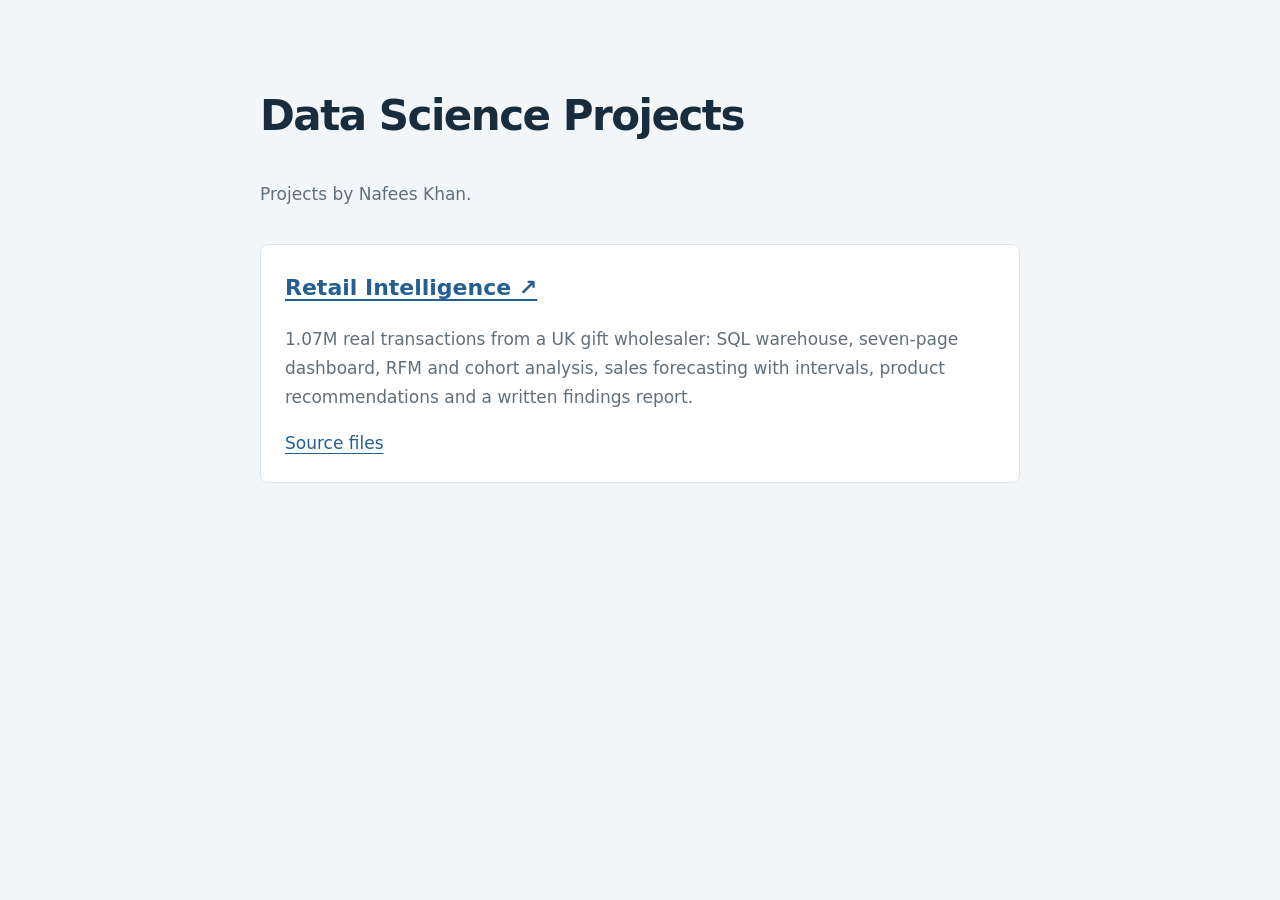
<file: index.html>
<!doctype html>
<html lang="en">
<head>
  <meta charset="utf-8">
  <meta name="viewport" content="width=device-width, initial-scale=1">
  <title>Data Science Projects</title>
  <style>
    body { max-width: 760px; margin: 80px auto; padding: 0 24px; color: #172c3d; background: #f3f6f8; font: 17px/1.7 system-ui, sans-serif; }
    h1 { font-size: 42px; letter-spacing: -1.5px; }
    a { color: #255f92; text-underline-offset: 4px; }
    article { background: white; border: 1px solid #dce3e8; border-radius: 8px; padding: 24px; margin: 36px 0; }
    h2 { margin-top: 0; font-size: 22px; }
    p { color: #5f707c; }
  </style>
</head>
<body>
  <h1>Data Science Projects</h1>
  <p>Projects by Nafees Khan.</p>
  <article>
    <h2><a href="retail-intelligence/">Retail Intelligence ↗</a></h2>
    <p>1.07M real transactions from a UK gift wholesaler: SQL warehouse, seven-page dashboard, RFM and cohort analysis, sales forecasting with intervals, product recommendations and a written findings report.</p>
    <a href="https://github.com/altz211/data-science/tree/main/retail-intelligence">Source files</a>
  </article>
</body>
</html>
</file>
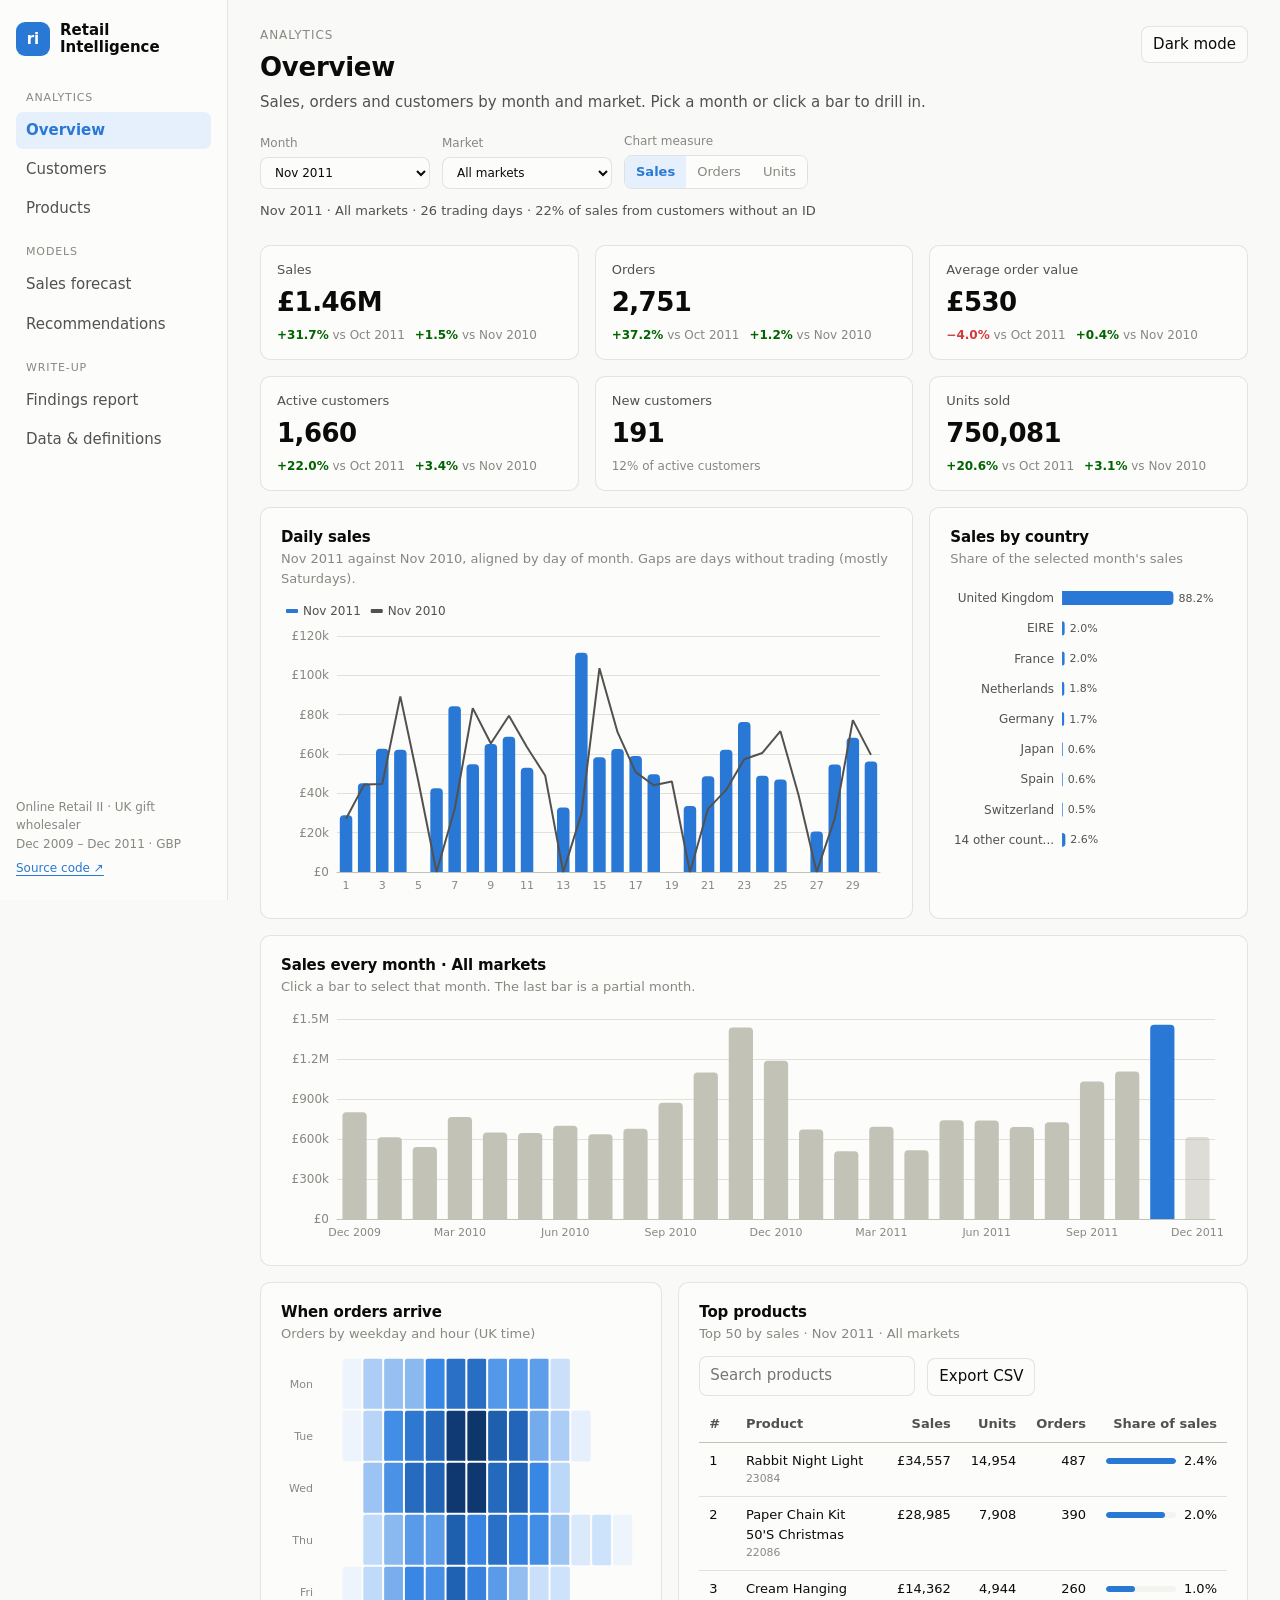
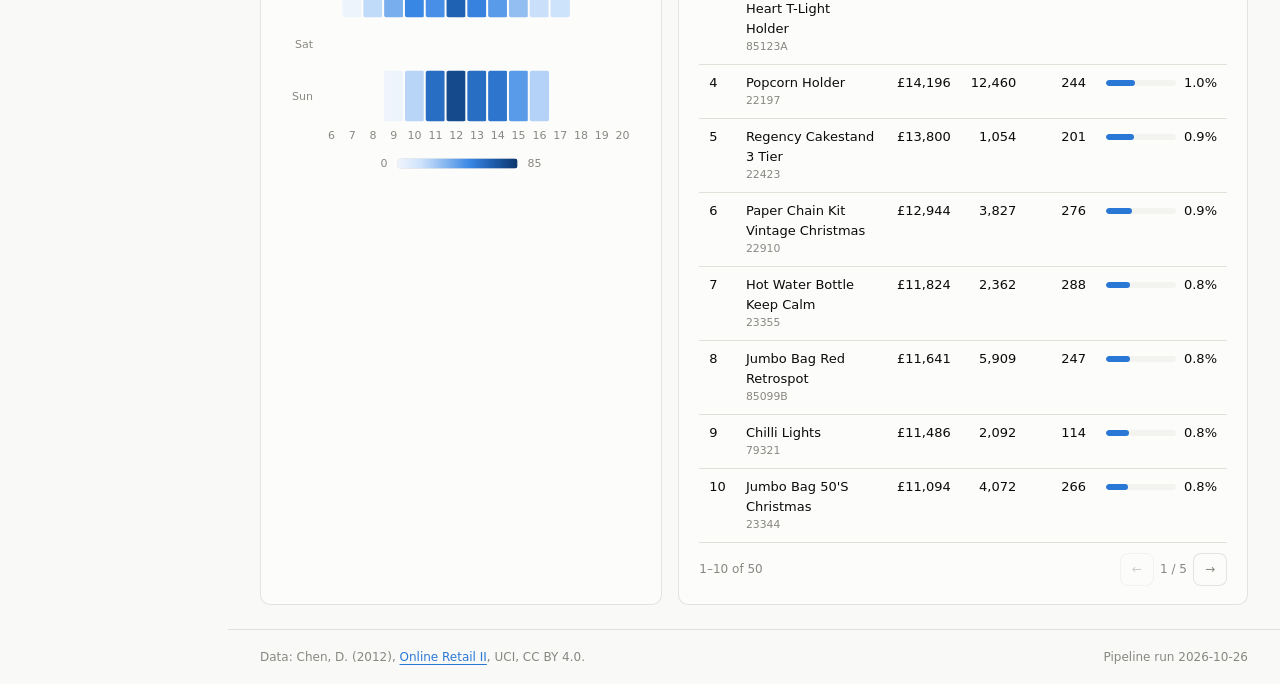
<file: retail-intelligence/web/index.html>
<!doctype html>
<html lang="en">
<head>
  <meta charset="utf-8">
  <meta name="viewport" content="width=device-width, initial-scale=1">
  <title>Retail Intelligence</title>
  <meta name="description" content="Sales, customer, product, forecasting and recommendation analytics for a UK online gift wholesaler, built from 1.07 million real transactions.">
  <link rel="stylesheet" href="assets/style.css">
  <script src="assets/vendor/echarts.min.js" defer></script>
  <script type="module" src="assets/js/main.js"></script>
</head>
<body>
  <a class="skip" href="#main">Skip to content</a>

  <aside class="sidebar">
    <a class="brand" href="#overview">
      <span class="brand-mark" aria-hidden="true">ri</span>
      <span>Retail<br>Intelligence</span>
    </a>
    <nav aria-label="Dashboard pages">
      <p class="nav-label">Analytics</p>
      <a href="#overview" data-page="overview">Overview</a>
      <a href="#customers" data-page="customers">Customers</a>
      <a href="#products" data-page="products">Products</a>
      <p class="nav-label">Models</p>
      <a href="#forecast" data-page="forecast">Sales forecast</a>
      <a href="#recommendations" data-page="recommendations">Recommendations</a>
      <p class="nav-label">Write-up</p>
      <a href="#report" data-page="report">Findings report</a>
      <a href="#data" data-page="data">Data &amp; definitions</a>
    </nav>
    <div class="sidebar-foot">
      <p>Online Retail II · UK gift wholesaler<br>Dec 2009 – Dec 2011 · GBP</p>
      <a href="https://github.com/altz211/data-science/tree/main/retail-intelligence">Source code ↗</a>
    </div>
  </aside>

  <div class="shell">
    <header class="topbar">
      <div>
        <p class="eyebrow" id="eyebrow">Analytics</p>
        <h1 id="title">Overview</h1>
        <p class="subtitle" id="subtitle"></p>
      </div>
      <button class="ghost" id="theme" type="button">Dark mode</button>
    </header>

    <main id="main" tabindex="-1">
      <div id="page" aria-live="polite"><p class="loading">Loading…</p></div>
    </main>

    <footer>
      <span>Data: Chen, D. (2012), <a href="https://doi.org/10.24432/C5CG6D">Online Retail II</a>, UCI, CC BY 4.0.</span>
      <span id="generated"></span>
    </footer>
  </div>
  <noscript>This dashboard needs JavaScript. The written findings are in docs/report.md.</noscript>
</body>
</html>
</file>
<file: retail-intelligence/web/assets/style.css>
/* Retail Intelligence dashboard.
   Colours are roles, defined once for light and once for dark. Charts read the
   same variables (see js/charts.js), so the theme switch recolours everything. */

:root {
  color-scheme: light;
  --page: #f9f9f7;
  --surface: #fcfcfb;
  --surface-2: #f3f3f0;
  --ink: #0b0b0b;
  --ink-2: #52514e;
  --muted: #898781;
  --grid: #e1e0d9;
  --axis: #c3c2b7;
  --border: rgba(11, 11, 11, 0.1);
  --accent: #2a78d6;
  --accent-soft: #e6f0fc;
  --good: #006300;
  --bad: #d03b3b;
  --s1: #2a78d6; --s2: #eb6834; --s3: #1baf7a; --s4: #eda100;
  --s5: #e87ba4; --s6: #008300; --s7: #6250d6; --s8: #e34948;
  --seq-0: #f0f5fc; --seq-1: #cde2fb; --seq-2: #86b6ef; --seq-3: #3987e5; --seq-4: #1c5cab; --seq-5: #0d366b;
  --neutral: #c3c2b7;
  --radius: 10px;
  font: 15px/1.55 system-ui, -apple-system, "Segoe UI", sans-serif;
}

@media (prefers-color-scheme: dark) {
  :root:not([data-theme="light"]) {
    color-scheme: dark;
    --page: #0d0d0d; --surface: #1a1a19; --surface-2: #232321;
    --ink: #f0efec; --ink-2: #c3c2b7; --muted: #898781;
    --grid: #2c2c2a; --axis: #383835; --border: rgba(255, 255, 255, 0.1);
    --accent: #3987e5; --accent-soft: #1d2a3b; --good: #0ca30c; --bad: #e66767;
    --s1: #3987e5; --s2: #d95926; --s3: #199e70; --s4: #c98500;
    --s5: #d55181; --s6: #008300; --s7: #9085e9; --s8: #e66767;
    --seq-0: #1f2530; --seq-1: #184f95; --seq-2: #256abf; --seq-3: #3987e5; --seq-4: #86b6ef; --seq-5: #cde2fb;
    --neutral: #4a4a46;
  }
}
:root[data-theme="dark"] {
  color-scheme: dark;
  --page: #0d0d0d; --surface: #1a1a19; --surface-2: #232321;
  --ink: #f0efec; --ink-2: #c3c2b7; --muted: #898781;
  --grid: #2c2c2a; --axis: #383835; --border: rgba(255, 255, 255, 0.1);
  --accent: #3987e5; --accent-soft: #1d2a3b; --good: #0ca30c; --bad: #e66767;
  --s1: #3987e5; --s2: #d95926; --s3: #199e70; --s4: #c98500;
  --s5: #d55181; --s6: #008300; --s7: #9085e9; --s8: #e66767;
  --seq-0: #1f2530; --seq-1: #184f95; --seq-2: #256abf; --seq-3: #3987e5; --seq-4: #86b6ef; --seq-5: #cde2fb;
  --neutral: #4a4a46;
}

* { box-sizing: border-box; }
body { margin: 0; background: var(--page); color: var(--ink); display: flex; min-height: 100vh; }
a { color: var(--accent); text-underline-offset: 3px; }
h1, h2, h3 { margin: 0; letter-spacing: -0.01em; }
h2 { font-size: 15px; font-weight: 600; }
h3 { font-size: 14px; font-weight: 600; margin: 16px 0 6px; }
p { margin: 0; }
button, select, input { font: inherit; color: inherit; }
.skip { position: absolute; left: -999px; }
.skip:focus { left: 16px; top: 16px; z-index: 10; background: var(--surface); padding: 8px 12px; }

/* ---------- layout */
.sidebar {
  width: 228px; flex: none; position: sticky; top: 0; height: 100vh; overflow-y: auto;
  padding: 22px 16px; border-right: 1px solid var(--border); background: var(--surface);
  display: flex; flex-direction: column; gap: 18px;
}
.brand { display: flex; gap: 10px; align-items: center; color: var(--ink); text-decoration: none; font-weight: 650; line-height: 1.15; }
.brand-mark { width: 34px; height: 34px; border-radius: 9px; display: grid; place-items: center; background: var(--accent); color: #fff; font-weight: 700; }
nav { display: flex; flex-direction: column; gap: 2px; }
.nav-label { font-size: 11px; text-transform: uppercase; letter-spacing: 0.08em; color: var(--muted); margin: 14px 10px 4px; }
nav a { color: var(--ink-2); text-decoration: none; padding: 7px 10px; border-radius: 7px; }
nav a:hover { background: var(--surface-2); color: var(--ink); }
nav a[aria-current="page"] { background: var(--accent-soft); color: var(--accent); font-weight: 600; }
.sidebar-foot { margin-top: auto; font-size: 12px; color: var(--muted); display: grid; gap: 6px; }

.shell { flex: 1; min-width: 0; display: flex; flex-direction: column; }
.topbar { display: flex; justify-content: space-between; align-items: flex-start; gap: 16px; padding: 26px 32px 10px; }
.eyebrow { font-size: 12px; text-transform: uppercase; letter-spacing: 0.08em; color: var(--muted); }
.topbar h1 { font-size: 26px; margin: 2px 0 4px; }
.subtitle { color: var(--ink-2); max-width: 760px; }
main { padding: 8px 32px 24px; outline: none; }
footer { margin-top: auto; padding: 18px 32px; font-size: 12px; color: var(--muted); display: flex; justify-content: space-between; gap: 12px; flex-wrap: wrap; border-top: 1px solid var(--border); }

.grid { display: grid; grid-template-columns: repeat(12, minmax(0, 1fr)); gap: 16px; }
.span-12 { grid-column: span 12; } .span-8 { grid-column: span 8; } .span-7 { grid-column: span 7; }
.span-6 { grid-column: span 6; } .span-5 { grid-column: span 5; } .span-4 { grid-column: span 4; }

.card { background: var(--surface); border: 1px solid var(--border); border-radius: var(--radius); padding: 18px 20px; min-width: 0; }
.card-head { display: flex; justify-content: space-between; align-items: flex-start; gap: 12px; margin-bottom: 10px; flex-wrap: wrap; }
.card-head p, .note { color: var(--muted); font-size: 13px; }
.note { margin-top: 10px; }
.chart { width: 100%; height: 300px; }
.chart.tall { height: 380px; }
.chart.short { height: 240px; }

/* ---------- filters and controls */
.filters { display: flex; flex-wrap: wrap; gap: 12px; align-items: end; margin-bottom: 16px; }
.filters label, .field { display: grid; gap: 4px; font-size: 12px; color: var(--muted); }
select, input[type="search"] {
  background: var(--surface); border: 1px solid var(--border); border-radius: 8px; padding: 7px 10px; min-width: 170px; color: var(--ink);
}
.filters .context { color: var(--ink-2); font-size: 13px; padding-bottom: 8px; }
.ghost, .segmented button, .pager button {
  background: var(--surface); border: 1px solid var(--border); border-radius: 8px; padding: 6px 11px; cursor: pointer;
}
.ghost:hover, .segmented button:hover, .pager button:hover:not(:disabled) { background: var(--surface-2); }
.segmented { display: inline-flex; border: 1px solid var(--border); border-radius: 8px; overflow: hidden; }
.segmented button { border: 0; border-radius: 0; font-size: 13px; }
.segmented button[aria-pressed="true"] { background: var(--accent-soft); color: var(--accent); font-weight: 600; }
button:focus-visible, a:focus-visible, select:focus-visible, input:focus-visible { outline: 2px solid var(--accent); outline-offset: 2px; }

/* ---------- KPI tiles */
.tiles { display: grid; grid-template-columns: repeat(auto-fit, minmax(200px, 1fr)); gap: 16px; margin-bottom: 16px; }
.tile { background: var(--surface); border: 1px solid var(--border); border-radius: var(--radius); padding: 14px 16px; }
.tile .label { font-size: 13px; color: var(--ink-2); }
.tile .value { font-size: 26px; font-weight: 650; margin: 2px 0 4px; letter-spacing: -0.02em; }
.tile .deltas { display: flex; flex-wrap: wrap; gap: 4px 10px; font-size: 12px; color: var(--muted); }
.up { color: var(--good); } .down { color: var(--bad); }

/* ---------- tables */
.table-wrap { overflow-x: auto; }
table { width: 100%; border-collapse: collapse; font-size: 13px; }
th { text-align: left; font-weight: 600; color: var(--ink-2); border-bottom: 1px solid var(--axis); padding: 8px 10px; white-space: nowrap; }
td { border-bottom: 1px solid var(--grid); padding: 8px 10px; vertical-align: top; }
td.num, th.num { text-align: right; font-variant-numeric: tabular-nums; white-space: nowrap; }
td small { display: block; color: var(--muted); }
tr.highlight td { background: var(--accent-soft); }
.bar-cell { display: flex; align-items: center; gap: 8px; justify-content: flex-end; }
.bar-cell i { display: block; width: 70px; height: 6px; background: var(--surface-2); border-radius: 3px; overflow: hidden; }
.bar-cell b { display: block; height: 100%; background: var(--s1); border-radius: 3px; }
.table-foot { display: flex; justify-content: space-between; align-items: center; margin-top: 10px; font-size: 12px; color: var(--muted); }
.pager { display: flex; gap: 6px; align-items: center; }
.pager button:disabled { opacity: 0.4; cursor: default; }

/* ---------- lists, report, definitions */
.list { list-style: none; margin: 0; padding: 0; }
.list li { display: flex; justify-content: space-between; gap: 12px; padding: 8px 0; border-bottom: 1px solid var(--grid); font-size: 13px; }
.list li span:last-child { color: var(--muted); font-variant-numeric: tabular-nums; }
.findings { display: grid; gap: 14px; }
.finding { display: grid; grid-template-columns: 170px 1fr; gap: 20px; }
.finding .metric { font-size: 30px; font-weight: 650; letter-spacing: -0.02em; color: var(--accent); }
.finding .metric small { display: block; font-size: 12px; font-weight: 400; color: var(--muted); letter-spacing: 0; }
.finding h2 { font-size: 16px; margin-bottom: 6px; }
.finding .action { margin-top: 8px; padding: 8px 12px; border-left: 3px solid var(--accent); background: var(--surface-2); font-size: 13px; color: var(--ink-2); border-radius: 0 6px 6px 0; }
.summary-strip { display: grid; grid-template-columns: repeat(auto-fit, minmax(230px, 1fr)); gap: 12px; margin-bottom: 18px; }
dl { display: grid; grid-template-columns: 200px 1fr; gap: 10px 20px; margin: 0; font-size: 14px; }
dt { font-weight: 600; } dd { margin: 0; color: var(--ink-2); }
.pill { display: inline-block; font-size: 11px; padding: 2px 8px; border-radius: 99px; background: var(--surface-2); color: var(--ink-2); }
.pill.win { background: var(--accent-soft); color: var(--accent); font-weight: 600; }
.loading, .error { color: var(--muted); padding: 40px 0; }

/* ---------- small screens */
@media (max-width: 1100px) {
  .span-8, .span-7, .span-6, .span-5, .span-4 { grid-column: span 12; }
}
@media (max-width: 820px) {
  body { flex-direction: column; }
  .sidebar { width: auto; height: auto; position: static; flex-direction: row; flex-wrap: wrap; align-items: center; padding: 12px 16px; gap: 10px; }
  nav { flex-direction: row; overflow-x: auto; width: 100%; }
  .nav-label, .sidebar-foot { display: none; }
  nav a { white-space: nowrap; }
  .topbar, main, footer { padding-left: 16px; padding-right: 16px; }
  .finding { grid-template-columns: 1fr; gap: 6px; }
  dl { grid-template-columns: 1fr; }
  select, input[type="search"] { min-width: 0; width: 100%; }
  .filters label { flex: 1 1 140px; }
}

#tiles { grid-template-columns: repeat(3, minmax(0, 1fr)); }
@media (min-width: 1600px) { #tiles { grid-template-columns: repeat(6, minmax(0, 1fr)); } }
@media (max-width: 600px) { .tiles, #tiles { grid-template-columns: repeat(2, minmax(0, 1fr)); gap: 10px; } .tile { min-width: 0; padding: 12px; } .tile .value { font-size: 22px; } }
</file>
